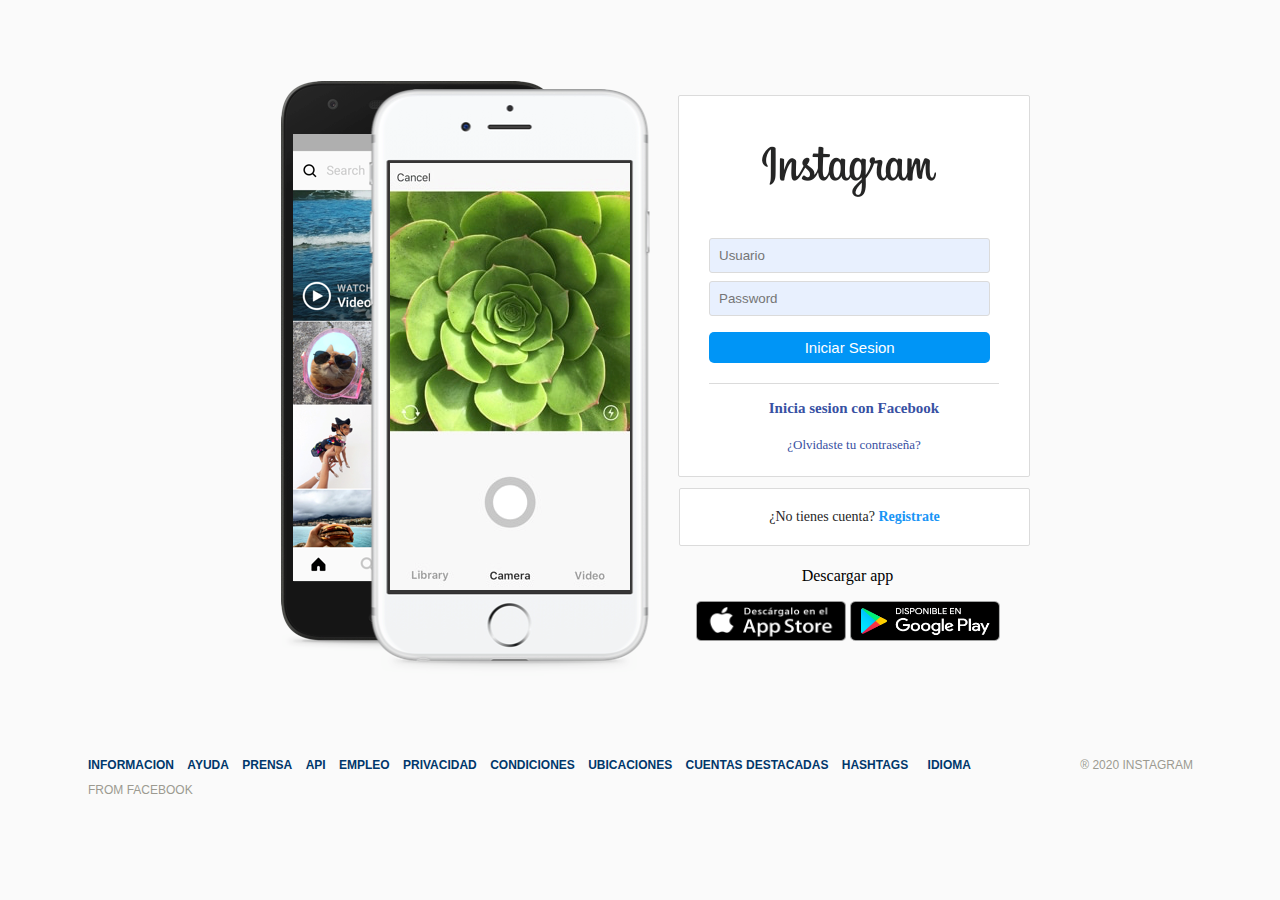
<file: Instagram/Instagrampirata.html>
<!DOCTYPE HTML PUBLIC "-//W3C//DTD HTML 4.01//EN" "http://www.w3.org/TR/html4/strict.dtd">
<html>
    <head>
        <title>Instagrampirata </title>
        <link rel="STYLESHEET" href="./Instagrampirata.css">
        
    </head>

    <Body>

        <div class="container">
            <div class="imagencelular">
               <img src="Imagen Instagram celular.png">
            </div>
            <div class="Bloqueimputs">
                <div class="Instagramletrero"><img src="Instagram letrero.png"> </div>
                <div class="imputsusuario/contraseña">
                     <input class="input" name="Usuario" id="Usuario correo electronico" placeholder="Usuario"> </br>
                     <input class="input" name="password" id="password" type="password" placeholder="Password"> </br>
                     <button class="Botoninicio" type="button" aria-placeholder="Iniciar Seción"> Iniciar Sesion</button>   
                </div> 
                <div class="Bloquepassword"> 
                     <a href="https://www.facebook.com/" class="Sesiónfacebook"> Inicia sesion con Facebook </a></br></br>
                     <a href="https://www.instagram.com/accounts/password/reset/" class="Cambiopassword"> ¿Olvidaste tu contraseña? </a>
                </div>  
             
            <div class="Bloqueregistro">
               <p>¿No tienes cuenta? <a href="https://www.instagram.com/accounts/emailsignup/" class="Registro">Registrate</a> </p>
            </div>
            <div class="imagenesdescarga">
                <p>Descargar app</p>
                <a href="https://apps.apple.com/app/instagram/id389801252?vt=lo"><img src="Descargaapple.png" class="Appstore"></a>
                <a href="https://play.google.com/store/apps/details?id=com.instagram.android&referrer=utm_source%3Dinstagramweb%26utm_campaign%3DloginPage%26ig_mid%3D26B56786-AF02-479C-890F-7AC6CE68EF21%26utm_content%3Dlo%26utm_medium%3Dbadge"><img src="descargagoogle.png" class="googleplay"></a>
            </div>
            </div>
        </div>  
        <div class="bloquepiedepagina">
            <a href="https://about.instagram.com/" class="piedepagina">INFORMACION</a>
            <a href="https://help.instagram.com/" class="piedepagina">AYUDA</a>
            <a href="https://about.instagram.com/blog" class="piedepagina">PRENSA</a>
            <a href="https://www.instagram.com/developer/" class="piedepagina">API</a>
            <a href="https://www.instagram.com/about/jobs/" class="piedepagina">EMPLEO</a>
            <a href="https://help.instagram.com/519522125107875" class="piedepagina">PRIVACIDAD</a>
            <a href="https://help.instagram.com/581066165581870" class="piedepagina">CONDICIONES</a>
            <a href="https://www.instagram.com/explore/locations/" class="piedepagina">UBICACIONES</a>
            <a href="https://www.instagram.com/directory/profiles/" class="piedepagina">CUENTAS DESTACADAS</a>
            <a href="https://www.instagram.com/directory/hashtags/" class="piedepagina">HASHTAGS</a>
            <button type="menu" class="piedepagina">IDIOMA</button>
            <span class="c">® 2020 INSTAGRAM FROM FACEBOOK</span>
        </div>   
    </Body>
</file>
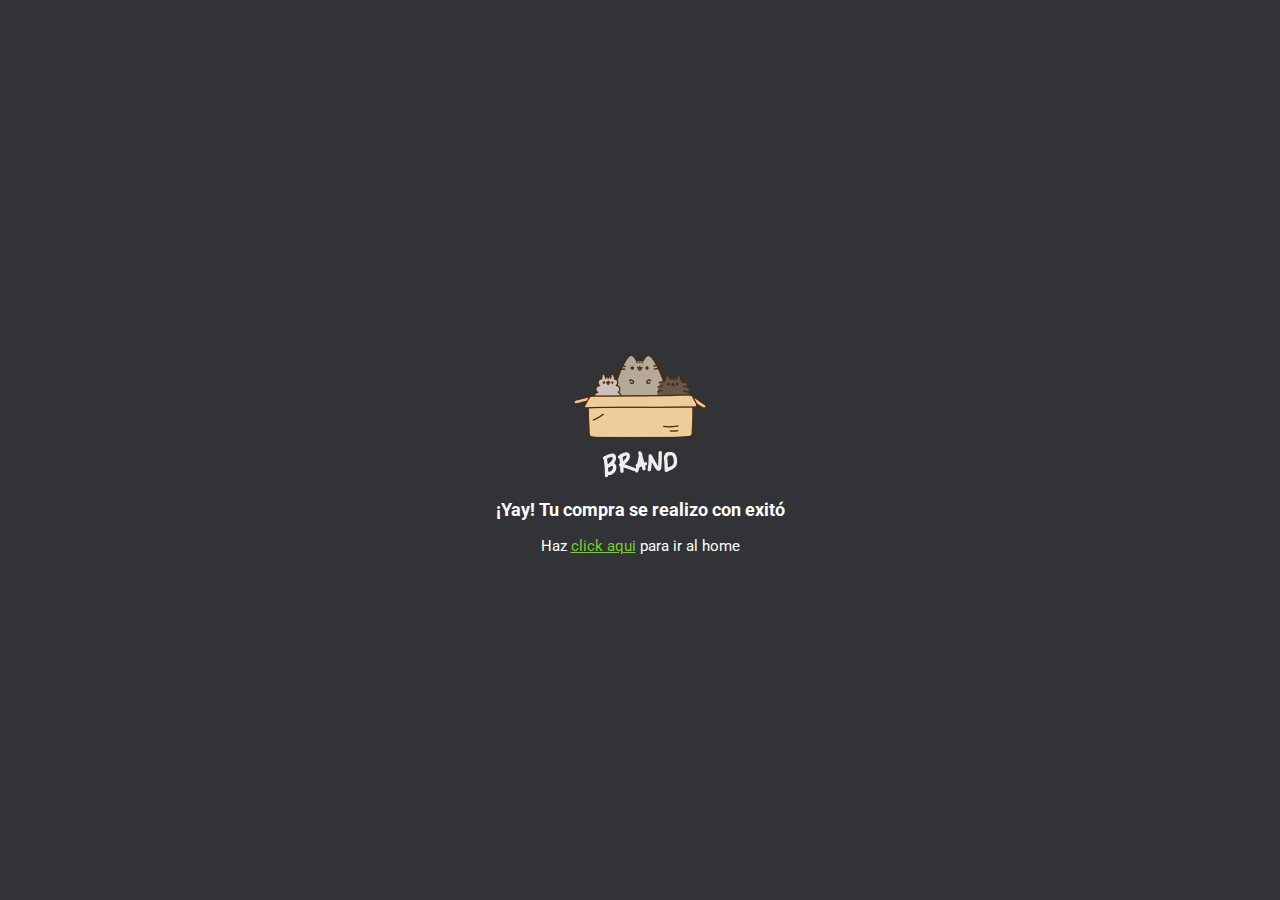
<file: Proyecto curso Html Css/exito.html>
<!DOCTYPE html>
<html lang="es">
<head>
    <meta charset="UTF-8">
    <meta name="viewport" content="width=device-width, initial-scale=1.0">
    <link rel="stylesheet" href="CSS/estilos.css">
    <link rel="stylesheet" href="CSS/normalize.css">
    <link rel="stylesheet" href="CSS/animation.css">
    <link rel="stylesheet" href="CSS/paypal.css">
    <title>Exito</title>
</head>
<body>
    <div class="content-paypal">
        <img src="IMAGES/box_brand.png" alt="">
        <h3>¡Yay! Tu compra se realizo con exitó</h3>
        <p>Haz <a href="index.html" >click aqui</a> para ir al home</p>
    </div>
</body>
</html>
</file>
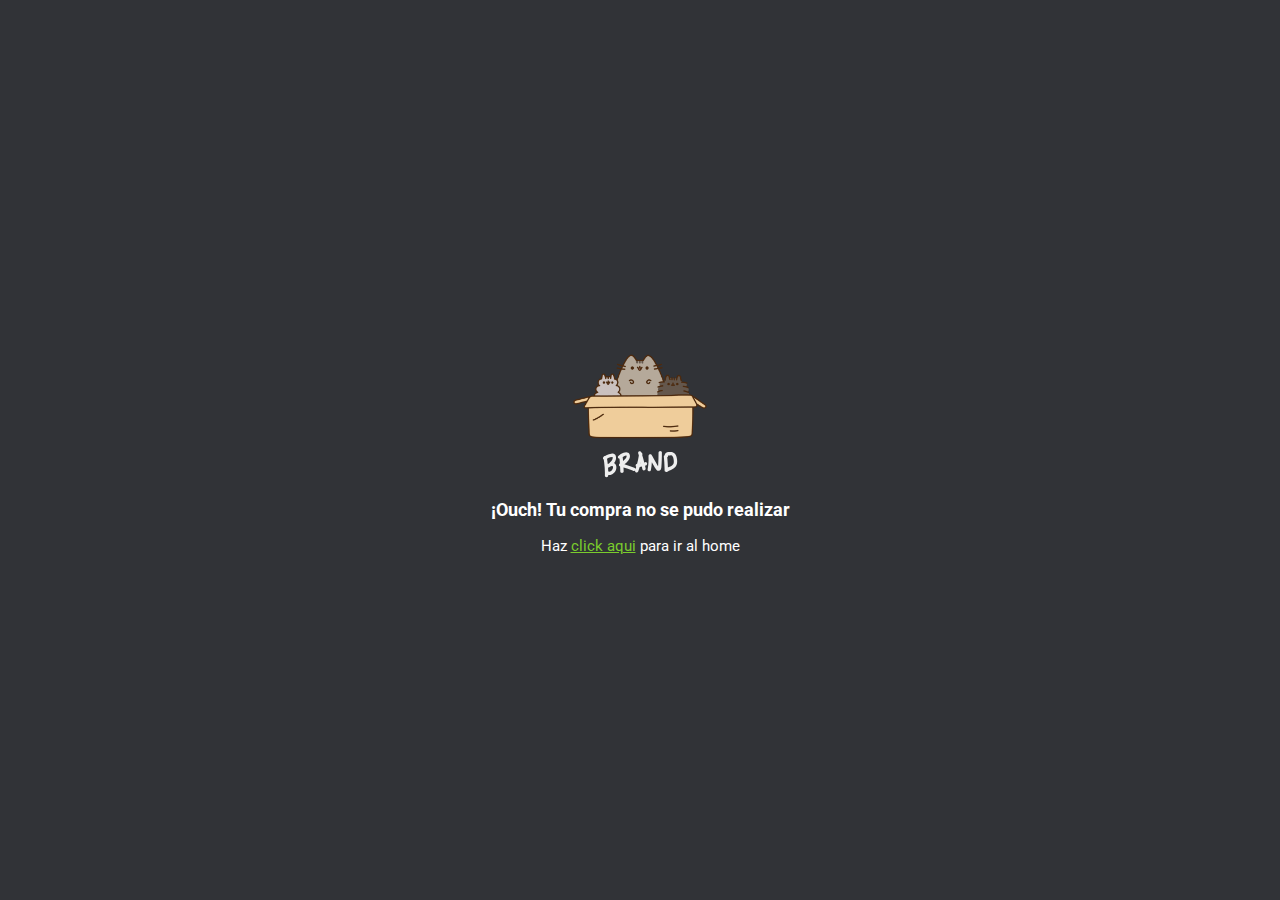
<file: Proyecto curso Html Css/fallo.html>
<!DOCTYPE html>
<html lang="es">
<head>
    <meta charset="UTF-8">
    <meta name="viewport" content="width=device-width, initial-scale=1.0">
    <link rel="stylesheet" href="CSS/estilos.css">
    <link rel="stylesheet" href="CSS/normalize.css">
    <link rel="stylesheet" href="CSS/animation.css">
    <link rel="stylesheet" href="CSS/paypal.css">
    <title>Exito</title>
</head>
<body>
    <div class="content-paypal">
        <img src="IMAGES/box_brand.png" alt="">
        <h3>¡Ouch! Tu compra no se pudo realizar</h3>
        <p>Haz <a href="index.html" >click aqui</a> para ir al home</p>
    </div>
</body>
</html>
</file>
<file: Instagram/Instagrampirata.css>
body {background-color: #fafafa ;
}

.container {display: flex;}

.imagencelular {width: 650px;
                height: 200px;
                text-align: right;
                margin-top: 50px;}

.Bloqueimputs {background-color: #ffffff;
               width: 290px;
               height: 320px;
               padding: 30px;
               margin-top: 87px;
               margin-left: 20px;
               border-radius: 2px;
               border: solid #dbdbdb 1px;
               text-align: left;
               }

.Instagramletrero {text-align: center;
                   margin-bottom: 25px;}  

.input {width: 90%; 
        background-color: #e8f0fe;
        padding: 9px;
        margin-bottom: 8px;
        border: 1px solid #dbdbdb;
        border-radius: 3px;
        font-family: Arial, Helvetica, sans-serif;

                }
.Botoninicio {width: 97%; 
              margin-top: 8px       ;
              background-color: #0095f6;
              padding: 7px;
              margin-bottom: 15px;
              border:none; color: #ffffff;
              border-radius: 5px;
              font-family: Arial, Helvetica, sans-serif; color: #ffffff; 
              font-size: 15px;}
.Bloquepassword {text-align: center;
                  margin-top: 5px;
                border-top: inherit;
                padding: 15px}
.Sesiónfacebook {top: 40px;
                 font-size: 15px;
                 font-weight: 600;
                 color: #3851a3;
                 text-decoration: none;
                 }
.Cambiopassword {font-size: 13px;
                  font-weight: 100;
                  color: #3851a3;
                  text-decoration: none;}
.Bloqueregistro {position: relative;
                 top: 20px;
                 right: 30px;
                 padding: 5px;
                 width: 339px;
                 font: inherit;
                 font-size: 14px;
                 font-weight: 100;
                 line-height: 18px;
                 color: #262626;
                 text-align: center;
                 background-color: #ffffff;
                 border-radius: 2px;
                 border: solid #dbdbdb 1px;
                 }
.Registro       {text-decoration: none;
                 color: #1795f6;
                 font-weight: 700;
                 }
.imagenesdescarga {position: relative;
        top: 20px;
        right: 36px;
        padding: 5px;
        width: 339px;
        text-align: center;}
.Appstore {width: 150px;
        height: 40px;
        cursor: pointer;}
.googleplay {width: 150px;
        height: 40px;
        cursor: pointer;}
.bloquepiedepagina {margin-top: 240px;
              margin-left: 50px;
              padding: 30px;
              font-size: 12px;
              width: 90%;
              font-family: -apple-system, BlinkMacSystemFont, 'Segoe UI', Roboto, Oxygen, Ubuntu, Cantarell, 'Open Sans', 'Helvetica Neue', sans-serif ;   }
.piedepagina {text-decoration: none;
              color: #00376b;
              margin: 10px 10px 10px 0px;
              font-size: 12px; 
              font-weight: 600;
              text-align: start;
              border: none;
              background-color: #fafafa;
        }
.c {color: #9c9a91;
    margin-left: 90px;}
</file>
<file: Proyecto curso Html Css/CSS/estilos.css>
@import url('https://fonts.googleapis.com/css2?family=Roboto&display=swap');

:root{
--green-color: #7acc2d;
--white-color: white;
--black-color: #313337; 

--normal:15px;

--space: 10px;
--space2-: 20px;

--box: 0 0 2px 1px #e6e5e9;
}
html,body{
    padding: 0px;
    margin: 0px;
    font-size: var(--normal);
    font-family: 'Roboto', sans-serif;
}

label{
    font-size: var(--normal);
    padding-bottom: 15px;
}

nav{ 
    display: flex;
    background-color: var(--green-color);
    padding: var(--space);
    justify-content: space-between;
    align-items: center;
}

nav ul{
    display: flex;
}

nav li{
    padding-left: 20px;
    list-style: none;
}

nav li a{ 
    color: var(--black-color);
    text-decoration: none;
}

nav li a:hover{
    color: var(--white-color);
}

.main_section{
    padding: 15%;
    text-align: center;
}

.products{
    background-image: url("../IMAGES/curve.png");
    height: 50px;
    background-size: cover;
    background-position: center top;
    padding: 20%;
    justify-content: center;
    display: flex;
}
.product {
    padding: var(--space);
    margin-top: -350px;
    
}

.product .content{
    width: 250px;
    background-color: var(--white-color);
    padding: var(--space);
    box-shadow: var(--box) ;
}

.img_content{ 
    text-align: center;
}

.main_button{ 
    background-color: var(--green-color);
    width: 100%;
    padding: var(--space);
    font-size: var(--normal);
    color: var(--white-color);
    border: none;
    cursor: pointer;
    border-radius: 2px;
}

.main_button:hover{
    background-color: #5e9e22;
}

.products_descriptions{
    display: flex; 
    justify-content: center;
    border-bottom: solid 1px rgb(223, 220, 220)
    ;
}

.product_description{
    font-size: var(--normal);
    text-align: center;
    margin-top: 75px;
    padding: 100px;
}

section img {
    width: 104px;
    height: 104px;
    }


section h2 {
    text-align: center;
    margin-top: 120px;
}

.mentions{
    display: flex;
    justify-content: center;
    margin-top: 50px;
    margin-bottom: 50px;
}

.mention {
    margin: 12px;
    border: solid 1px rgb(223, 220, 220);
    box-shadow: 0 0 7px #979799;
    width: 239px;
}

.img-mention {
    width: 239px;
    height: 104.55px;
}

.name-mention{
    padding: 0px 10px 0px 10px;
}

.container{
    align-content: center;
    padding: 138px;
}

.modulo-pago-images{
    max-width: 150px;
    text-align: center;
    margin: auto;
}

.modulo-pago{
    background-color: var(--white-color);
    box-shadow: var(--box);
    padding: var(--space);
}

.data{
    margin-top: var(--space);
    width: 100%;
    height: 35px;
    border-radius: 2px;
    border: 1px solid var(--black-color);
    box-sizing: border-box;
}

.modulo-pago .main_button{
    margin-top: 10px;
}

.footer{
    background-color: #313337;
    height: 50px;
    display: flex;
    justify-content: space-between;
    align-items: center;
}

.footers {
    color: var(--white-color);
    padding: 0px 20px 0px 20px;
    font-size: var(--normal);
    font-weight: 100;
}
</file>
<file: Proyecto curso Html Css/CSS/animation.css>
.fadein{
    -webkit-animation-duration: 4s;
    animation-duration: 4s;
    -webkit-animation-fill-mode: both;
    animation-fill-mode: both;
    -webkit-animation-name: fadein;
    animation-name: fadein;
    }

@keyframes fadein{
    from{
        opacity: 0;
    }
    to{
        opacity: 1;
    }
}

.fadeindown{
    -webkit-animation-duration: 2s;
    animation-duration: 2s;
    -webkit-animation-fill-mode: both;
    animation-fill-mode: both;
    -webkit-animation-name:fadeindown;
    animation-name: fadeindown;
}

@keyframes fadeindown{
    from{
        opacity: 0;
        -webkit-transform: translate3d (0,-100%,0);
        transform: translate3d (0,-100%,0);
    }
    to{
        opacity: 1;
        -webkit-transform: translate3d (0,0,0);
        transform: translate3d (0,0,0)
    }
}

.fadeinup{
    -webkit-animation-duration: 2s;
    animation-duration: 2s;
    -webkit-animation-fill-mode: both;
    animation-fill-mode: both;
    -webkit-animation-name:fadeinup;
    animation-name: fadeinup;
}

@keyframes fadeinup{
    from{
        opacity: 0;
        -webkit-transform: translate3d (0,-100%,0);
        transform: translate3d (0,-100%,0);
    }
    to{
        opacity: 1;
        -webkit-transform: translate3d (0,100%,0);
        transform: translate3d (0,100%,0)
    }
}
</file>
<file: Proyecto curso Html Css/CSS/paypal.css>
body{
    background-color: var(--black-color);
    text-align: center;
    color: var(--white-color);
    display: flex;
    justify-content: center;
    align-items: center;
    height: 100vh;
}

.content-paypal a{
   color: var(--green-color);
}
</file>
